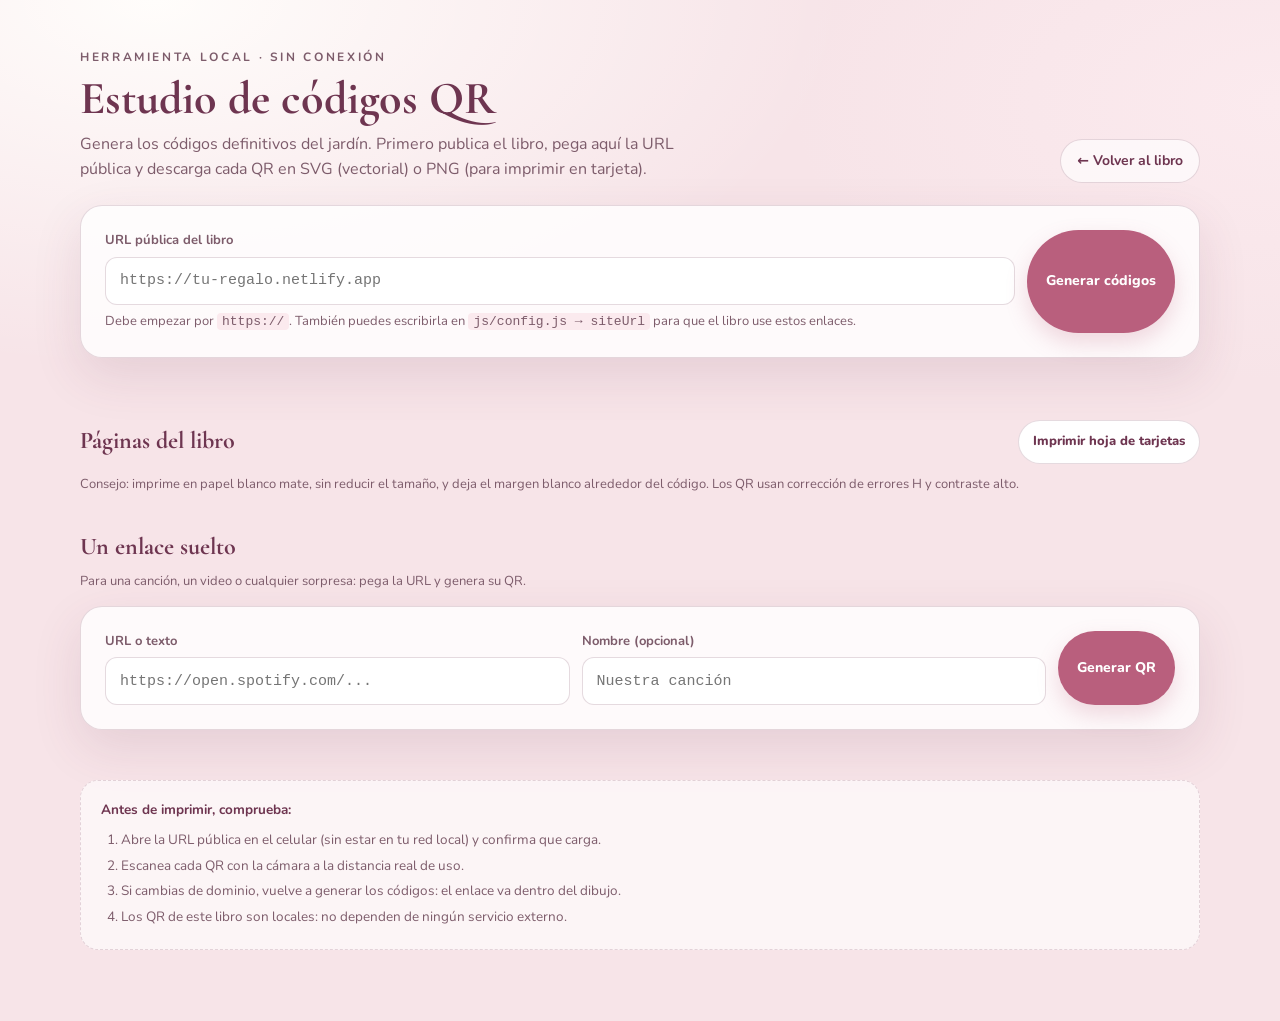
<file: tools/qr-studio.html>
<!DOCTYPE html>
<html lang="es">
<head>
  <meta charset="UTF-8" />
  <meta name="viewport" content="width=device-width, initial-scale=1, viewport-fit=cover" />
  <title>Estudio de códigos QR · Entre pétalos</title>
  <meta name="description" content="Genera e imprime los códigos QR definitivos del libro." />
  <meta name="color-scheme" content="light" />
  <link rel="icon" href="../assets/icons/favicon.svg" type="image/svg+xml" />
  <link rel="preload" href="../assets/fonts/nunito.woff2" as="font" type="font/woff2" crossorigin />
  <link rel="preload" href="../assets/fonts/cormorant.woff2" as="font" type="font/woff2" crossorigin />
  <style>
    @font-face { font-family: "Nunito"; src: url("../assets/fonts/nunito.woff2") format("woff2"); font-weight: 400 800; font-display: swap; }
    @font-face { font-family: "Cormorant Garamond"; src: url("../assets/fonts/cormorant.woff2") format("woff2"); font-weight: 400 700; font-display: swap; }

    :root {
      --paper: #fffaf7;
      --blush: #f7dde4;
      --blush-soft: #fbeaee;
      --rose-deep: #b95f7d;
      --plum: #6e3550;
      --ink: #452b38;
      --ink-soft: #7d5c6b;
      --sage: #a9b9a1;
      --line: rgba(110, 53, 80, .18);
      --shadow: 0 18px 50px rgba(110, 53, 80, .12);
    }

    * { box-sizing: border-box; }

    html, body { margin: 0; min-height: 100%; }

    body {
      font-family: "Nunito", system-ui, sans-serif;
      color: var(--ink);
      background:
        radial-gradient(90% 60% at 12% 0%, #fffdfb 0%, transparent 60%),
        radial-gradient(70% 50% at 100% 10%, #fbeaee 0%, transparent 55%),
        #f7e4e8;
      line-height: 1.6;
      padding: clamp(16px, 4vw, 48px) clamp(14px, 4vw, 40px) 72px;
    }

    h1, h2, h3 { font-family: "Cormorant Garamond", Georgia, serif; color: var(--plum); line-height: 1.1; margin: 0; }
    p { margin: 0; }
    a { color: var(--rose-deep); }

    .tool { max-width: 1120px; margin: 0 auto; }

    .tool__head {
      display: flex; flex-wrap: wrap; align-items: end; justify-content: space-between;
      gap: 18px; margin-bottom: 22px;
    }
    .tool__kicker {
      font-size: 12px; font-weight: 700; letter-spacing: .22em; text-transform: uppercase;
      color: var(--ink-soft); margin-bottom: 6px;
    }
    .tool__title { font-size: clamp(30px, 6vw, 46px); }
    .tool__subtitle { color: var(--ink-soft); max-width: 60ch; margin-top: 8px; }
    .tool__back {
      display: inline-flex; align-items: center; gap: 8px; min-height: 44px;
      padding: 10px 16px; border: 1px solid var(--line); border-radius: 999px;
      background: rgba(255, 255, 255, .66); color: var(--plum); text-decoration: none;
      font-weight: 700; font-size: 14px;
    }
    .tool__back:hover { background: #fff; }

    .panel {
      display: grid; grid-template-columns: minmax(0, 1fr) auto; gap: 12px;
      background: rgba(255, 255, 255, .8); border: 1px solid var(--line);
      border-radius: 22px; padding: clamp(16px, 3vw, 24px); box-shadow: var(--shadow);
    }
    .panel__field { display: grid; gap: 6px; min-width: 0; }
    .panel__label { font-size: 13px; font-weight: 700; color: var(--ink-soft); }
    .panel__input {
      width: 100%; min-height: 48px; padding: 11px 14px;
      border: 1px solid var(--line); border-radius: 12px;
      background: #fff; color: var(--ink);
      font: 500 15px/1.4 ui-monospace, SFMono-Regular, Menlo, Consolas, monospace;
    }
    .panel__input:focus-visible { outline: 3px solid rgba(185, 95, 125, .35); outline-offset: 2px; }
    .panel__hint { font-size: 13px; color: var(--ink-soft); }
    .panel__hint code { background: var(--blush-soft); padding: 1px 5px; border-radius: 4px; }

    .btn {
      display: inline-flex; align-items: center; justify-content: center; gap: 8px;
      min-height: 48px; padding: 11px 18px; border-radius: 999px;
      border: 1px solid transparent; font: 800 14px/1 "Nunito", sans-serif;
      cursor: pointer; color: #fff; background: var(--rose-deep);
      box-shadow: 0 10px 22px rgba(185, 95, 125, .22);
      transition: transform .18s ease, box-shadow .18s ease, background .18s ease;
    }
    .btn:hover { transform: translateY(-1px); box-shadow: 0 14px 26px rgba(185, 95, 125, .28); }
    .btn:active { transform: translateY(0); }
    .btn:focus-visible { outline: 3px solid rgba(185, 95, 125, .4); outline-offset: 3px; }
    .btn--soft {
      background: #fff; color: var(--plum); border-color: var(--line);
      box-shadow: none; font-size: 13px; min-height: 44px; padding: 9px 14px;
    }
    .btn--soft:hover { background: var(--blush-soft); box-shadow: none; }

    .status {
      margin-top: 14px; min-height: 22px; font-size: 14px; color: var(--ink-soft);
    }
    .status[data-tone="error"] { color: #a33a52; }
    .status[data-tone="ok"] { color: #4f6b45; }

    .toolbar {
      display: flex; flex-wrap: wrap; align-items: center; gap: 10px;
      margin: 26px 0 14px;
    }
    .toolbar__title { font-size: 24px; margin-right: auto; }
    .toolbar__note { width: 100%; font-size: 13px; color: var(--ink-soft); }

    .grid {
      display: grid; gap: 16px;
      grid-template-columns: repeat(auto-fill, minmax(min(100%, 235px), 1fr));
    }

    .qr-card {
      background: #fffdfb; border: 1px solid var(--line); border-radius: 20px;
      padding: 18px; box-shadow: var(--shadow);
      display: flex; flex-direction: column; gap: 12px; min-width: 0;
    }
    .qr-card__name { font-size: 21px; }
    .qr-card__meta { font-size: 12px; color: var(--ink-soft); overflow-wrap: anywhere; }
    .qr-card__frame {
      aspect-ratio: 1; display: grid; place-items: center;
      background: #fff; border-radius: 14px; padding: 6px;
      border: 1px solid rgba(110, 53, 80, .08);
    }
    .qr-card__frame svg { width: 100%; height: auto; display: block; }
    .qr-card__frame .qr-error { font-size: 13px; color: #a33a52; text-align: center; padding: 12px; }
    .qr-card__actions { display: flex; flex-wrap: wrap; gap: 8px; }
    .qr-card__actions .btn { flex: 1 1 auto; }

    .custom { margin-top: 26px; }
    .custom .panel { grid-template-columns: minmax(0, 1fr) minmax(0, 1fr) auto; }

    .footnote {
      margin-top: 34px; padding: 18px 20px; border-radius: 18px;
      background: rgba(255, 255, 255, .62); border: 1px dashed var(--line);
      font-size: 13.5px; color: var(--ink-soft);
    }
    .footnote strong { color: var(--plum); }
    .footnote ol { margin: 8px 0 0; padding-left: 20px; }
    .footnote li { margin: 4px 0; }

    @media (max-width: 620px) {
      .panel, .custom .panel { grid-template-columns: 1fr; }
      .panel .btn { width: 100%; }
    }

    @media (prefers-reduced-motion: reduce) {
      * { animation: none !important; transition: none !important; }
    }

    @media print {
      body { background: #fff; padding: 0; }
      .tool__back, .panel, .toolbar, .custom, .footnote, .tool__subtitle, .tool__kicker { display: none !important; }
      .tool__head { margin: 0 0 8mm; }
      .tool__title { font-size: 20pt; }
      .grid { grid-template-columns: repeat(2, 1fr); gap: 8mm; }
      .qr-card { box-shadow: none; border: 1.5pt solid #241a2e; border-radius: 4mm; break-inside: avoid; padding: 6mm; }
      .qr-card__name { font-size: 15pt; }
      .qr-card__meta { font-size: 8pt; }
      .qr-card__frame { border: none; padding: 0; }
      .qr-card__actions { display: none; }
      .qr-card__frame svg { width: 100% !important; max-width: none; }
    }
  </style>
</head>
<body>
  <main class="tool">
    <header class="tool__head">
      <div>
        <p class="tool__kicker">Herramienta local · sin conexión</p>
        <h1 class="tool__title">Estudio de códigos QR</h1>
        <p class="tool__subtitle">
          Genera los códigos definitivos del jardín. Primero publica el libro, pega aquí la URL
          pública y descarga cada QR en SVG (vectorial) o PNG (para imprimir en tarjeta).
        </p>
      </div>
      <a class="tool__back" href="../index.html">← Volver al libro</a>
    </header>

    <section class="panel" aria-labelledby="url-label">
      <div class="panel__field">
        <label class="panel__label" id="url-label" for="base-url">URL pública del libro</label>
        <input class="panel__input" id="base-url" type="url" inputmode="url" spellcheck="false"
               placeholder="https://tu-regalo.netlify.app" autocomplete="url" />
        <p class="panel__hint">
          Debe empezar por <code>https://</code>. También puedes escribirla en
          <code>js/config.js → siteUrl</code> para que el libro use estos enlaces.
        </p>
      </div>
      <button class="btn" id="generate" type="button">Generar códigos</button>
    </section>
    <p class="status" id="status" role="status" aria-live="polite"></p>

    <div class="toolbar">
      <h2 class="toolbar__title">Páginas del libro</h2>
      <button class="btn btn--soft" id="print-sheet" type="button">Imprimir hoja de tarjetas</button>
      <p class="toolbar__note">
        Consejo: imprime en papel blanco mate, sin reducir el tamaño, y deja el margen blanco
        alrededor del código. Los QR usan corrección de errores H y contraste alto.
      </p>
    </div>

    <div class="grid" id="qr-grid" aria-live="polite"></div>

    <section class="custom" aria-labelledby="custom-title">
      <div class="toolbar">
        <h2 class="toolbar__title" id="custom-title">Un enlace suelto</h2>
        <p class="toolbar__note">Para una canción, un video o cualquier sorpresa: pega la URL y genera su QR.</p>
      </div>
      <div class="panel">
        <div class="panel__field">
          <label class="panel__label" for="custom-url">URL o texto</label>
          <input class="panel__input" id="custom-url" type="text" spellcheck="false" placeholder="https://open.spotify.com/..." />
        </div>
        <div class="panel__field">
          <label class="panel__label" for="custom-name">Nombre (opcional)</label>
          <input class="panel__input" id="custom-name" type="text" placeholder="Nuestra canción" />
        </div>
        <button class="btn" id="custom-generate" type="button">Generar QR</button>
      </div>
      <div class="grid" id="custom-grid" style="margin-top:16px"></div>
    </section>

    <section class="footnote">
      <strong>Antes de imprimir, comprueba:</strong>
      <ol>
        <li>Abre la URL pública en el celular (sin estar en tu red local) y confirma que carga.</li>
        <li>Escanea cada QR con la cámara a la distancia real de uso.</li>
        <li>Si cambias de dominio, vuelve a generar los códigos: el enlace va dentro del dibujo.</li>
        <li>Los QR de este libro son locales: no dependen de ningún servicio externo.</li>
      </ol>
    </section>
  </main>

  <script src="../vendor/qrcode.js"></script>
  <script src="../js/config.js"></script>
  <script src="../js/utils.js"></script>
  <script src="../js/qr.js"></script>
  <script>
    (function () {
      "use strict";

      const C = window.CONTENT || {};
      const grid = document.getElementById("qr-grid");
      const customGrid = document.getElementById("custom-grid");
      const status = document.getElementById("status");
      const input = document.getElementById("base-url");
      const customInput = document.getElementById("custom-url");
      const customName = document.getElementById("custom-name");

      const pageNames = {
        cover: "Portada",
        pusheen: "Pusheen & Tommy",
        themes: "Pequeños universos",
        icons: "Cosas nuestras",
        collage: "Nuestro álbum",
        drawings: "Tus dibujos",
        flowers: "Jardín QR",
        comments: "Libro de mensajes",
        credits: "Créditos",
        final: "Feliz cumpleaños"
      };

      const order = Array.isArray(C.pageOrder) ? C.pageOrder : Object.keys(pageNames);

      function setStatus(text, tone) {
        status.textContent = text || "";
        status.dataset.tone = tone || "";
      }

      function normalizeBase(value) {
        const raw = String(value || "").trim();
        if (!raw) return "";
        try {
          const url = new URL(raw);
          if (!/^https?:$/.test(url.protocol)) return "";
          url.hash = "";
          return url.href.replace(/\/+$/, "");
        } catch {
          return "";
        }
      }

      function safeName(value) {
        return String(value || "codigo-qr")
          .toLowerCase()
          .normalize("NFD")
          .replace(/[\u0300-\u036f]/g, "")
          .replace(/[^a-z0-9]+/g, "-")
          .replace(/^-+|-+$/g, "")
          .slice(0, 48) || "codigo-qr";
      }

      function downloadSvg(url, name) {
        const markup = window.BB.qr.svg(url, { label: "Código QR: " + name });
        if (!markup) {
          setStatus("No se pudo generar el SVG. Revisa que vendor/qrcode.js esté presente.", "error");
          return;
        }
        const blob = new Blob([markup], { type: "image/svg+xml;charset=utf-8" });
        const href = URL.createObjectURL(blob);
        const link = document.createElement("a");
        link.href = href;
        link.download = safeName(name) + ".svg";
        document.body.appendChild(link);
        link.click();
        link.remove();
        window.setTimeout(() => URL.revokeObjectURL(href), 1500);
        setStatus("SVG descargado: " + name + ".", "ok");
      }

      function downloadPng(url, name, size) {
        const markup = window.BB.qr.svg(url, { label: "Código QR: " + name });
        if (!markup) {
          setStatus("No se pudo generar el QR.", "error");
          return;
        }
        const blob = new Blob([markup], { type: "image/svg+xml;charset=utf-8" });
        const href = URL.createObjectURL(blob);
        const image = new Image();
        image.onload = function () {
          const canvas = document.createElement("canvas");
          canvas.width = size;
          canvas.height = size;
          const context = canvas.getContext("2d");
          context.fillStyle = "#fffdf9";
          context.fillRect(0, 0, size, size);
          context.imageSmoothingEnabled = false;
          context.drawImage(image, 0, 0, size, size);
          URL.revokeObjectURL(href);
          canvas.toBlob(function (png) {
            if (!png) return;
            const pngHref = URL.createObjectURL(png);
            const link = document.createElement("a");
            link.href = pngHref;
            link.download = safeName(name) + "-" + size + ".png";
            document.body.appendChild(link);
            link.click();
            link.remove();
            window.setTimeout(() => URL.revokeObjectURL(pngHref), 1500);
            setStatus("PNG descargado (" + size + " px): " + name + ".", "ok");
          }, "image/png");
        };
        image.onerror = function () {
          URL.revokeObjectURL(href);
          setStatus("No se pudo convertir a PNG. Descarga el SVG y conviértelo en tu editor.", "error");
        };
        image.src = href;
      }

      function card(data, options) {
        const article = document.createElement("article");
        article.className = "qr-card";

        const title = document.createElement("h3");
        title.className = "qr-card__name";
        title.textContent = data.name;

        const meta = document.createElement("p");
        meta.className = "qr-card__meta";
        meta.textContent = data.url;

        const frame = document.createElement("div");
        frame.className = "qr-card__frame";
        const svg = window.BB.qr.svg(data.url, { label: "Código QR: " + data.name });
        if (svg) frame.innerHTML = svg;
        else {
          const error = document.createElement("p");
          error.className = "qr-error";
          error.textContent = "No se pudo generar este código.";
          frame.appendChild(error);
        }

        const actions = document.createElement("div");
        actions.className = "qr-card__actions";

        if (svg && (!options || options.downloads !== false)) {
          const svgBtn = document.createElement("button");
          svgBtn.type = "button";
          svgBtn.className = "btn btn--soft";
          svgBtn.textContent = "SVG";
          svgBtn.addEventListener("click", () => downloadSvg(data.url, data.name));
          actions.appendChild(svgBtn);

          [512, 1024].forEach((size) => {
            const btn = document.createElement("button");
            btn.type = "button";
            btn.className = "btn btn--soft";
            btn.textContent = size + " PNG";
            btn.addEventListener("click", () => downloadPng(data.url, data.name, size));
            actions.appendChild(btn);
          });
        }

        article.appendChild(title);
        article.appendChild(frame);
        article.appendChild(meta);
        if (actions.childElementCount) article.appendChild(actions);
        return article;
      }

      function renderPages(base) {
        grid.innerHTML = "";
        if (!base) {
          setStatus("Escribe una URL pública válida (https://…) para generar los códigos.", "error");
          return;
        }
        setStatus("Generando " + order.length + " códigos…", "");
        order.forEach((id) => {
          const name = pageNames[id] || id;
          grid.appendChild(
            card({ name: name, url: base + "/index.html#" + id }, { downloads: true })
          );
        });
        setStatus(
          "Códigos generados para " + base + ". Comprueba que el libro esté publicado antes de imprimir.",
          "ok"
        );
      }

      document.getElementById("generate").addEventListener("click", () => {
        const base = normalizeBase(input.value);
        if (!base) {
          setStatus("La URL no es válida. Ejemplo: https://mi-regalo.netlify.app", "error");
          input.focus();
          return;
        }
        try {
          localStorage.setItem("bb.qr.base", base);
        } catch (error) {
          /* modo privado */
        }
        renderPages(base);
      });

      document.getElementById("print-sheet").addEventListener("click", () => {
        if (!grid.childElementCount) {
          setStatus("Genera primero los códigos para poder imprimirlos.", "error");
          return;
        }
        window.print();
      });

      document.getElementById("custom-generate").addEventListener("click", () => {
        const raw = String(customInput.value || "").trim();
        if (!raw) {
          setStatus("Escribe una URL o un texto para el QR suelto.", "error");
          customInput.focus();
          return;
        }
        const name = String(customName.value || "").trim() || "Enlace suelto";
        customGrid.innerHTML = "";
        customGrid.appendChild(card({ name: name, url: raw }, { downloads: true }));
        setStatus("Código suelto generado: " + name + ".", "ok");
      });

      customInput.addEventListener("keydown", (event) => {
        if (event.key === "Enter") document.getElementById("custom-generate").click();
      });

      // Pre-rellenar con siteUrl o con la última URL usada en esta herramienta.
      const configured = normalizeBase(C.siteUrl);
      if (configured) {
        input.value = configured;
        renderPages(configured);
      } else {
        try {
          const saved = localStorage.getItem("bb.qr.base");
          if (saved) {
            input.value = saved;
            renderPages(normalizeBase(saved));
          }
        } catch (error) {
          /* modo privado */
        }
      }

      if (!window.BB || !window.BB.qr || !window.BB.qr.ready()) {
        setStatus("Falta vendor/qrcode.js: no se pueden generar códigos sin esa librería local.", "error");
      }
    })();
  </script>
</body>
</html>
</file>
